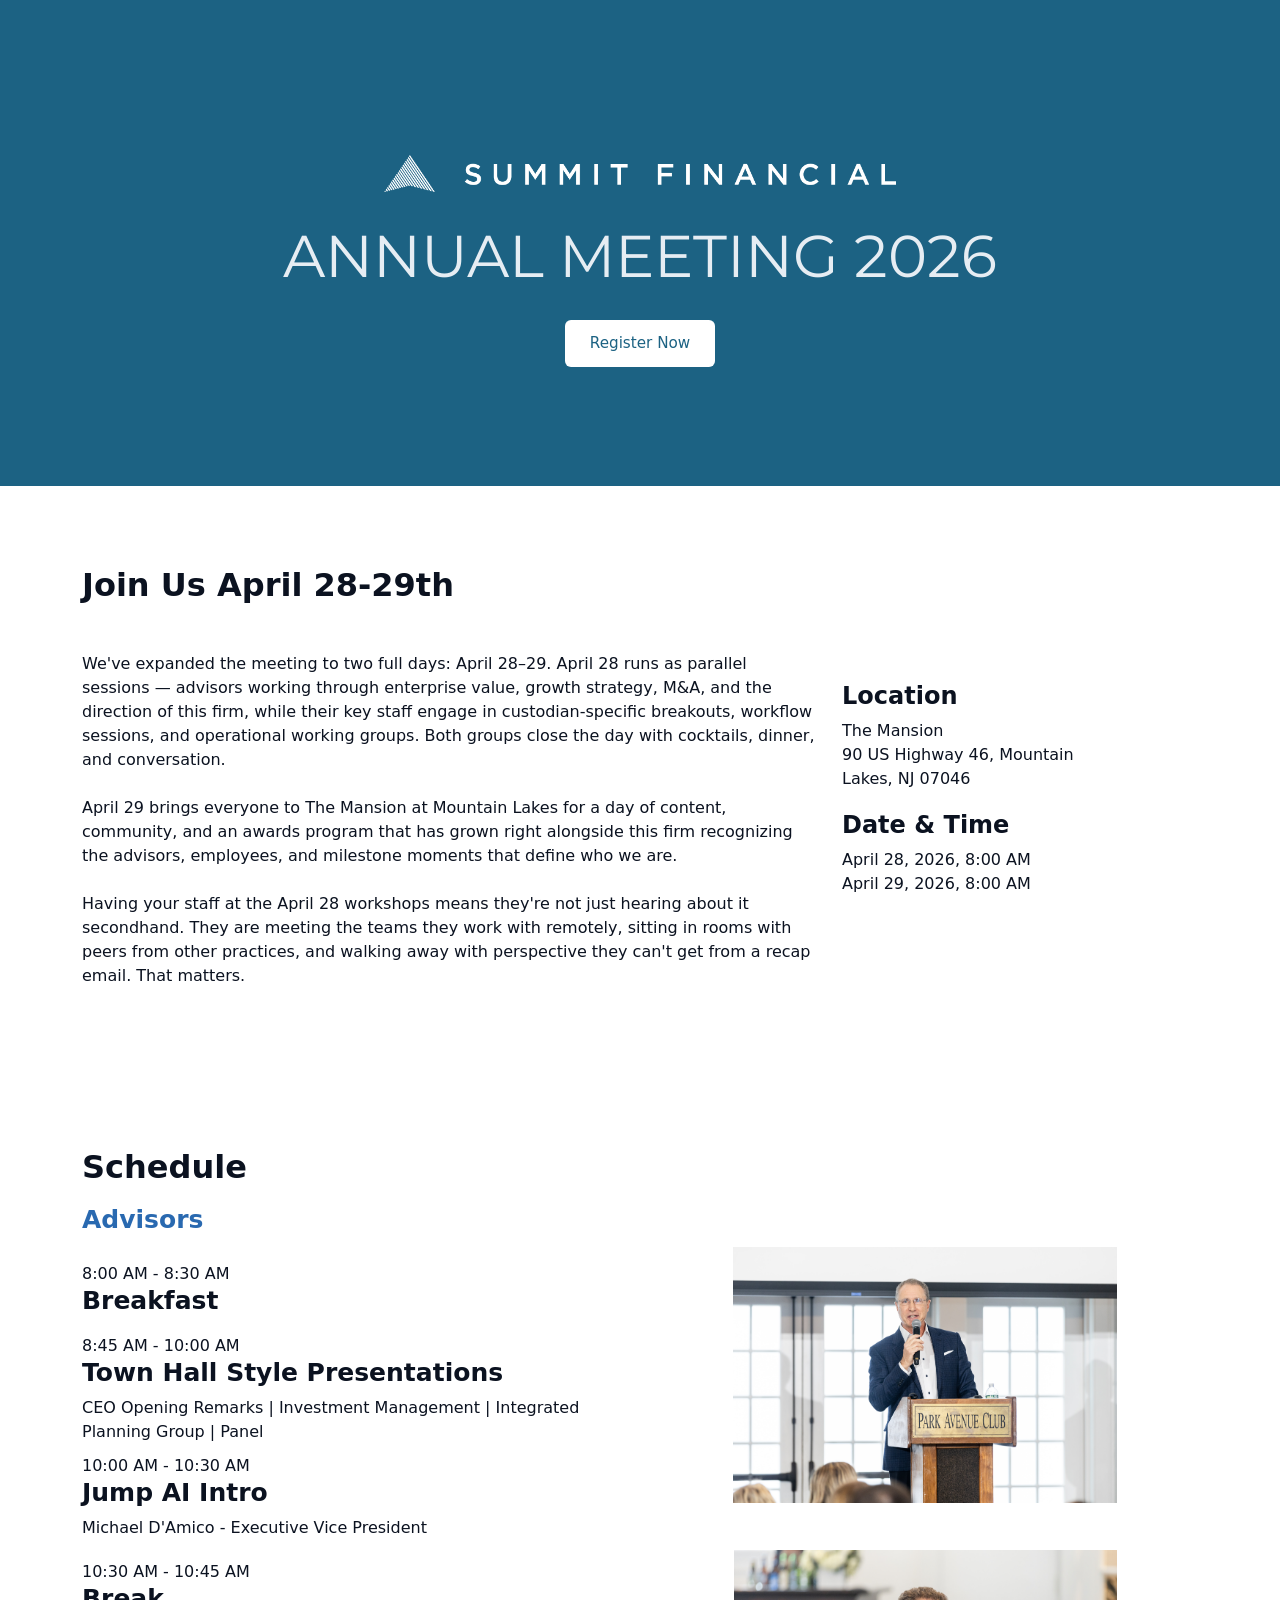
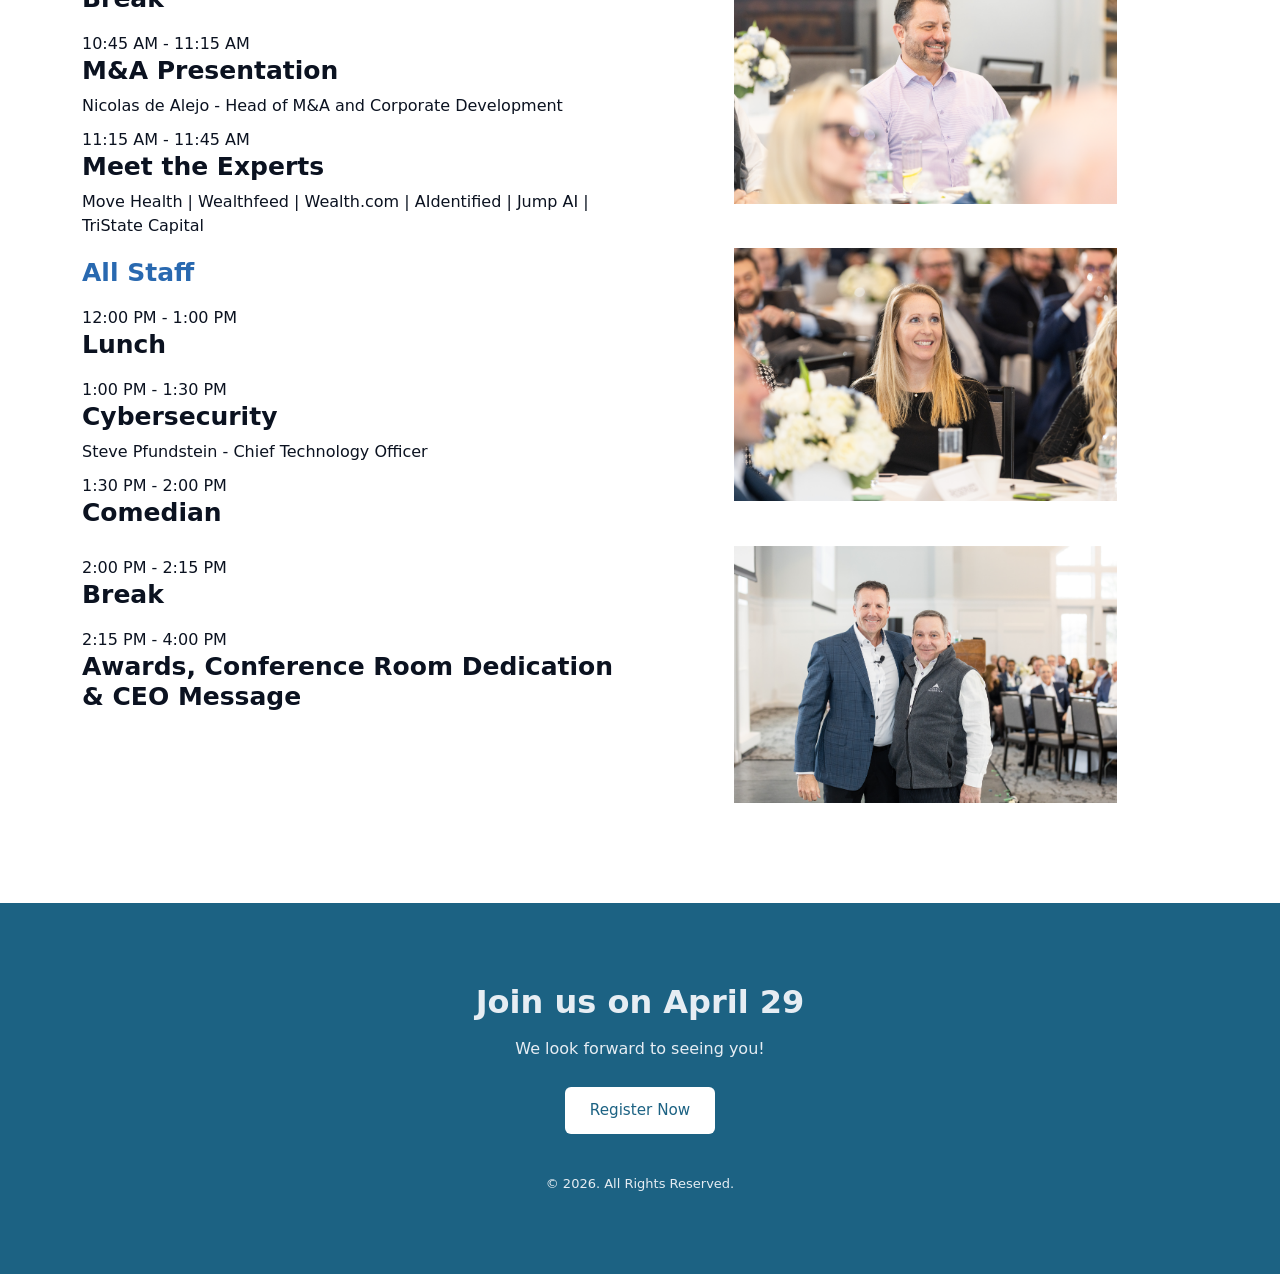
<file: index.html>
<!doctype html>
<html lang="en">
  <head>
    <meta charset="utf-8" />
    <meta name="viewport" content="width=device-width, initial-scale=1" />
    <title>Summit Annual 2026 | 4/29/26</title>
    <link rel="icon" href="https://summitfinancial.com/wp-content/uploads/2021/06/favicon-150x120.png" sizes="32x32">
    <link rel="icon" href="https://summitfinancial.com/wp-content/uploads/2021/06/favicon.png" sizes="192x192">
    <link rel="apple-touch-icon" href="https://summitfinancial.com/wp-content/uploads/2021/06/favicon.png">

    <link
      href="https://cdn.jsdelivr.net/npm/bootstrap@5.3.3/dist/css/bootstrap.min.css"
      rel="stylesheet"
      integrity="sha384-QWTKZyjpPEjISv5WaRU9OFeRpok6YctnYmDr5pNlyT2bRjXh0JMhjY6hW+ALEwIH"
      crossorigin="anonymous"
    />

    <link rel="preconnect" href="https://fonts.googleapis.com" />
    <link rel="preconnect" href="https://fonts.gstatic.com" crossorigin />
    <link
      href="https://fonts.googleapis.com/css2?family=Montserrat:wght@600;700&display=swap"
      rel="stylesheet"
    />

    <link rel="stylesheet" href="css/styles.css" />
  </head>

  <body>
    <!-- SECTION 1 -->
    <section id="home" class="sf-section sf-section-accent">
      <div class="container">
        <div class="sf-hero-stack">
          <img class="sf-logo" src="assets/Summit%20Logo.png" alt="Summit logo" />
          <div
            class="text-center"
            style="margin: 0px; font-family: Montserrat; font-size: clamp(28px, 4.6vw, 64px);"
          >
            ANNUAL MEETING 2026
          </div>
          <a class="btn sf-cta-btn px-4" href="https://www.eventcreate.com/e/summitannualevent26/checkout">Register Now</a>
        </div>
      </div>
    </section>

    <!-- SECTION 2: FEATURES -->
    <section id="features" class="sf-section sf-section-light">
      <div class="content-block-content">
        <div class="container">
          <div class="container-inner">
            <div class="row">
              <div class="col col-md-8 col-mobile-margin">
                <div class="ec-editor-block h2" data-elementtype="text"><strong>Join Us April 28-29th</strong></div>

                <div class="ec-editor-block" data-elementtype="spacer" style="height: 10px;"></div>

                <div class="ec-editor-block" data-elementtype="spacer" style="height: 30px;"></div>

                <div class="ec-editor-block p" data-elementtype="text">
                  We've expanded the meeting to two full days: April 28–29. April 28 runs as parallel sessions — advisors
                  working through enterprise value, growth strategy, M&amp;A, and the direction of this firm, while their
                  key staff engage in custodian-specific breakouts, workflow sessions, and operational working groups. Both
                  groups close the day with cocktails, dinner, and conversation. <br /><br />April 29 brings everyone to
                  The Mansion at Mountain Lakes for a day of content, community, and an awards program that has grown right
                  alongside this firm recognizing the advisors, employees, and milestone moments that define who we are.<br />
                  <br />Having your staff at the April 28 workshops means they're not just hearing about it secondhand. They
                  are meeting the teams they work with remotely, sitting in rooms with peers from other practices, and
                  walking away with perspective they can't get from a recap email. That matters.
                </div>
              </div>

              <div class="col col-md-3 col-md-offset-1 col-mobile-margin">
                <div class="ec-editor-block" data-elementtype="spacer" style="height: 116px;"></div>

                <div class="ec-editor-block h4" data-elementtype="text"><strong>Location</strong></div>

                <div class="ec-editor-block p" data-elementtype="text">
                  The Mansion<br />
                  90 US Highway 46, Mountain Lakes, NJ 07046
                </div>

                <div class="ec-editor-block" data-elementtype="spacer" style="height: 20px;"></div>

                <div class="ec-editor-block h4" data-elementtype="text"><strong>Date &amp; Time</strong></div>

                <div class="ec-editor-block p" data-elementtype="text">
                  April 28, 2026, 8:00 AM<br />April 29, 2026, 8:00 AM
                </div>
              </div>
            </div>
          </div>
        </div>
      </div>
    </section>

    <!-- SECTION 3: ABOUT -->
    <section id="about" class="sf-section sf-section-light">
      <div class="content-block-content text-center">
        <div class="container">
          <div class="container-inner">
            <div class="ec-repeatable">
              <div class="row">
                <div class="col col-md-6">
                  <div class="ec-editor-block h2" data-elementtype="text">
                    <div style="text-align: left;"><strong>Schedule</strong></div>
                  </div>
                  <div class="ec-editor-block" data-elementtype="spacer" style="height: 10px;"></div>
                  <div class="ec-editor-block h2" data-elementtype="text" style="font-size: 25px;">
                    <div style="text-align: left;"><span style="color: rgb(41, 105, 176);"><strong>Advisors</strong></span></div>
                  </div>
                  <div class="ec-editor-block" data-elementtype="spacer" style="height: 19px;"></div>
                  <div class="ec-editor-block p" data-elementtype="text"><div style="text-align: left;">8:00 AM - 8:30 AM</div></div>
                  <div class="ec-editor-block h2" data-elementtype="text" style="font-size: 25px;">
                    <div style="text-align: left;"><strong>Breakfast</strong></div>
                  </div>
                  <div class="ec-editor-block" data-elementtype="spacer" style="height: 10px;"></div>
                  <div class="ec-editor-block p" data-elementtype="text"><div style="text-align: left;">8:45 AM - 10:00 AM</div></div>
                  <div class="ec-editor-block h2" data-elementtype="text" style="font-size: 25px;">
                    <div style="text-align: left;"><strong>Town Hall Style Presentations</strong></div>
                  </div>
                  <div class="ec-editor-block p" data-elementtype="text">
                    <div style="text-align: left;">CEO Opening Remarks | Investment Management | Integrated Planning Group | Panel</div>
                  </div>
                  <div class="ec-editor-block" data-elementtype="spacer" style="height: 10px;"></div>
                  <div class="ec-editor-block p" data-elementtype="text"><div style="text-align: left;">10:00 AM - 10:30 AM</div></div>
                  <div class="ec-editor-block h2" data-elementtype="text" style="font-size: 25px;">
                    <div style="text-align: left;"><strong>Jump AI Intro</strong></div>
                  </div>
                  <div class="ec-editor-block p" data-elementtype="text">
                    <div style="text-align: left;">Michael D'Amico - Executive Vice President</div>
                  </div>
                </div>
                <div class="col col-md-6">
                  <div class="ec-editor-block" data-elementtype="spacer" style="height: 99px;"></div>
                  <div class="ec-editor-block" data-elementtype="image">
                    <img
                      class=""
                      src="assets/1.png"
                      style="width: 384px;"
                    />
                  </div>
                </div>
              </div>
              <div class="row">
                <div class="col col-md-12">
                  <div class="ec-editor-block" data-elementtype="spacer" style="height: 10px;"></div>
                </div>
              </div>
            </div>

            <div class="ec-repeatable">
              <div class="row">
                <div class="col col-md-6">
                  <div class="ec-editor-block" data-elementtype="spacer" style="height: 10px;"></div>
                  <div class="ec-editor-block p" data-elementtype="text"><div style="text-align: left;">10:30 AM - 10:45 AM</div></div>
                  <div class="ec-editor-block h2" data-elementtype="text" style="font-size: 25px;">
                    <div style="text-align: left;"><strong>Break</strong></div>
                  </div>
                  <div class="ec-editor-block" data-elementtype="spacer" style="height: 10px;"></div>
                  <div class="ec-editor-block p" data-elementtype="text"><div style="text-align: left;">10:45 AM - 11:15 AM</div></div>
                  <div class="ec-editor-block h2" data-elementtype="text" style="font-size: 25px;">
                    <div style="text-align: left;"><strong>M&amp;A Presentation</strong></div>
                  </div>
                  <div class="ec-editor-block p" data-elementtype="text">
                    <div style="text-align: left;">Nicolas de Alejo - Head of M&amp;A and Corporate Development</div>
                  </div>
                  <div class="ec-editor-block" data-elementtype="spacer" style="height: 10px;"></div>
                  <div class="ec-editor-block p" data-elementtype="text"><div style="text-align: left;">11:15 AM - 11:45 AM</div></div>
                  <div class="ec-editor-block h2" data-elementtype="text" style="font-size: 25px;">
                    <div style="text-align: left;"><strong>Meet the Experts</strong></div>
                  </div>
                  <div class="ec-editor-block p" data-elementtype="text">
                    <div style="text-align: left;">Move Health | Wealthfeed | Wealth.com | AIdentified | Jump AI | TriState Capital</div>
                  </div>
                </div>
                <div class="col col-md-6">
                  <div class="ec-editor-block" data-elementtype="image">
                    <img
                      class=""
                      src="assets/2.png"
                      style="width: 383px;"
                    />
                  </div>
                </div>
              </div>
              <div class="row">
                <div class="col col-md-12">
                  <div class="ec-editor-block" data-elementtype="spacer" style="height: 10px;"></div>
                </div>
              </div>
            </div>

            <div class="ec-repeatable">
              <div class="row">
                <div class="col col-md-6">
                  <div class="ec-editor-block" data-elementtype="spacer" style="height: 10px;"></div>
                  <div class="ec-editor-block h2" data-elementtype="text" style="font-size: 25px;">
                    <div style="text-align: left;"><strong><span style="color: rgb(41, 105, 176);">All Staff</span></strong></div>
                  </div>
                  <div class="ec-editor-block" data-elementtype="spacer" style="height: 10px;"></div>
                  <div class="ec-editor-block p" data-elementtype="text"><div style="text-align: left;">12:00 PM - 1:00 PM</div></div>
                  <div class="ec-editor-block h2" data-elementtype="text" style="font-size: 25px;">
                    <div style="text-align: left;"><strong>Lunch</strong></div>
                  </div>
                  <div class="ec-editor-block" data-elementtype="spacer" style="height: 10px;"></div>
                  <div class="ec-editor-block p" data-elementtype="text"><div style="text-align: left;">1:00 PM - 1:30 PM</div></div>
                  <div class="ec-editor-block h2" data-elementtype="text" style="font-size: 25px;">
                    <div style="text-align: left;"><strong>Cybersecurity</strong></div>
                  </div>
                  <div class="ec-editor-block p" data-elementtype="text">
                    <div style="text-align: left;">Steve Pfundstein - Chief Technology Officer</div>
                  </div>
                  <div class="ec-editor-block" data-elementtype="spacer" style="height: 10px;"></div>
                  <div class="ec-editor-block p" data-elementtype="text"><div style="text-align: left;">1:30 PM - 2:00 PM</div></div>
                  <div class="ec-editor-block h2" data-elementtype="text" style="font-size: 25px;">
                    <div style="text-align: left;"><strong>Comedian</strong></div>
                  </div>
                </div>
                <div class="col col-md-6">
                  <div class="ec-editor-block" data-elementtype="image">
                    <img
                      class=""
                      src="assets/3.png"
                      style="width: 383px;"
                    />
                  </div>
                </div>
              </div>
              <div class="row">
                <div class="col col-md-12">
                  <div class="ec-editor-block" data-elementtype="spacer" style="height: 10px;"></div>
                </div>
              </div>
            </div>

            <div class="ec-repeatable">
              <div class="row">
                <div class="col col-md-6">
                  <div class="ec-editor-block" data-elementtype="spacer" style="height: 10px;"></div>
                  <div class="ec-editor-block p" data-elementtype="text"><div style="text-align: left;">2:00 PM - 2:15 PM</div></div>
                  <div class="ec-editor-block h2" data-elementtype="text" style="font-size: 25px;">
                    <div style="text-align: left;"><strong>Break</strong></div>
                  </div>
                  <div class="ec-editor-block" data-elementtype="spacer" style="height: 10px;"></div>
                  <div class="ec-editor-block p" data-elementtype="text"><div style="text-align: left;">2:15 PM - 4:00 PM</div></div>
                  <div class="ec-editor-block h2" data-elementtype="text" style="font-size: 25px;">
                    <div style="text-align: left;"><strong>Awards, Conference Room Dedication &amp; CEO Message</strong></div>
                  </div>
                  <div class="ec-editor-block" data-elementtype="spacer" style="height: 10px;"></div>
                </div>
                <div class="col col-md-6">
                  <div class="ec-editor-block" data-elementtype="image">
                    <img
                      class=""
                      src="assets/4.png"
                      style="width: 383px;"
                    />
                  </div>
                </div>
              </div>
              <div class="row">
                <div class="col col-md-12">
                  <div class="ec-editor-block" data-elementtype="spacer" style="height: 20px;"></div>
                </div>
              </div>
            </div>
          </div>
        </div>
      </div>
    </section>

    <!-- SECTION 4 -->
    <section id="contact" class="sf-section sf-section-accent">
      <div class="content-block-content text-center">
        <div class="container">
          <div class="container-inner">
            <div class="row">
              <div class="col col-md-8 col-md-offset-2 mx-auto">
                <div class="ec-editor-block h2" data-elementtype="text" style="margin: 0;">
                  <strong> Join us on April 29 </strong>
                </div>

                <div class="ec-editor-block" data-elementtype="spacer" style="height: 16px;"></div>

                <div class="ec-editor-block p" data-elementtype="text">We look forward to seeing you!</div>

                <div class="ec-editor-block" data-elementtype="spacer" style="height: 26px;"></div>

                <div class="ec-editor-block" data-elementtype="button">
                  <a
                    rel="nofollow ugc"
                    href="https://www.eventcreate.com/e/summitannualevent26/checkout"
                    class="btn sf-cta-btn px-4 links-to-registration"
                    >Register Now</a
                  >
                </div>

                <div class="ec-editor-block" data-elementtype="spacer" style="height: 40px;"></div>

                <div class="ec-editor-block p" data-elementtype="text" style="font-size: 13px;">© 2026. All Rights Reserved.</div>
              </div>
            </div>
          </div>
        </div>
      </div>
    </section>

    <script
      src="https://cdn.jsdelivr.net/npm/bootstrap@5.3.3/dist/js/bootstrap.bundle.min.js"
      integrity="sha384-YvpcrYf0tY3lHB60NNkmXc5s9fDVZLESaAA55NDzOxhy9GkcIdslK1eN7N6jIeHz"
      crossorigin="anonymous"
    ></script>
    <script src="js/app.js"></script>
  </body>
</html>
</file>
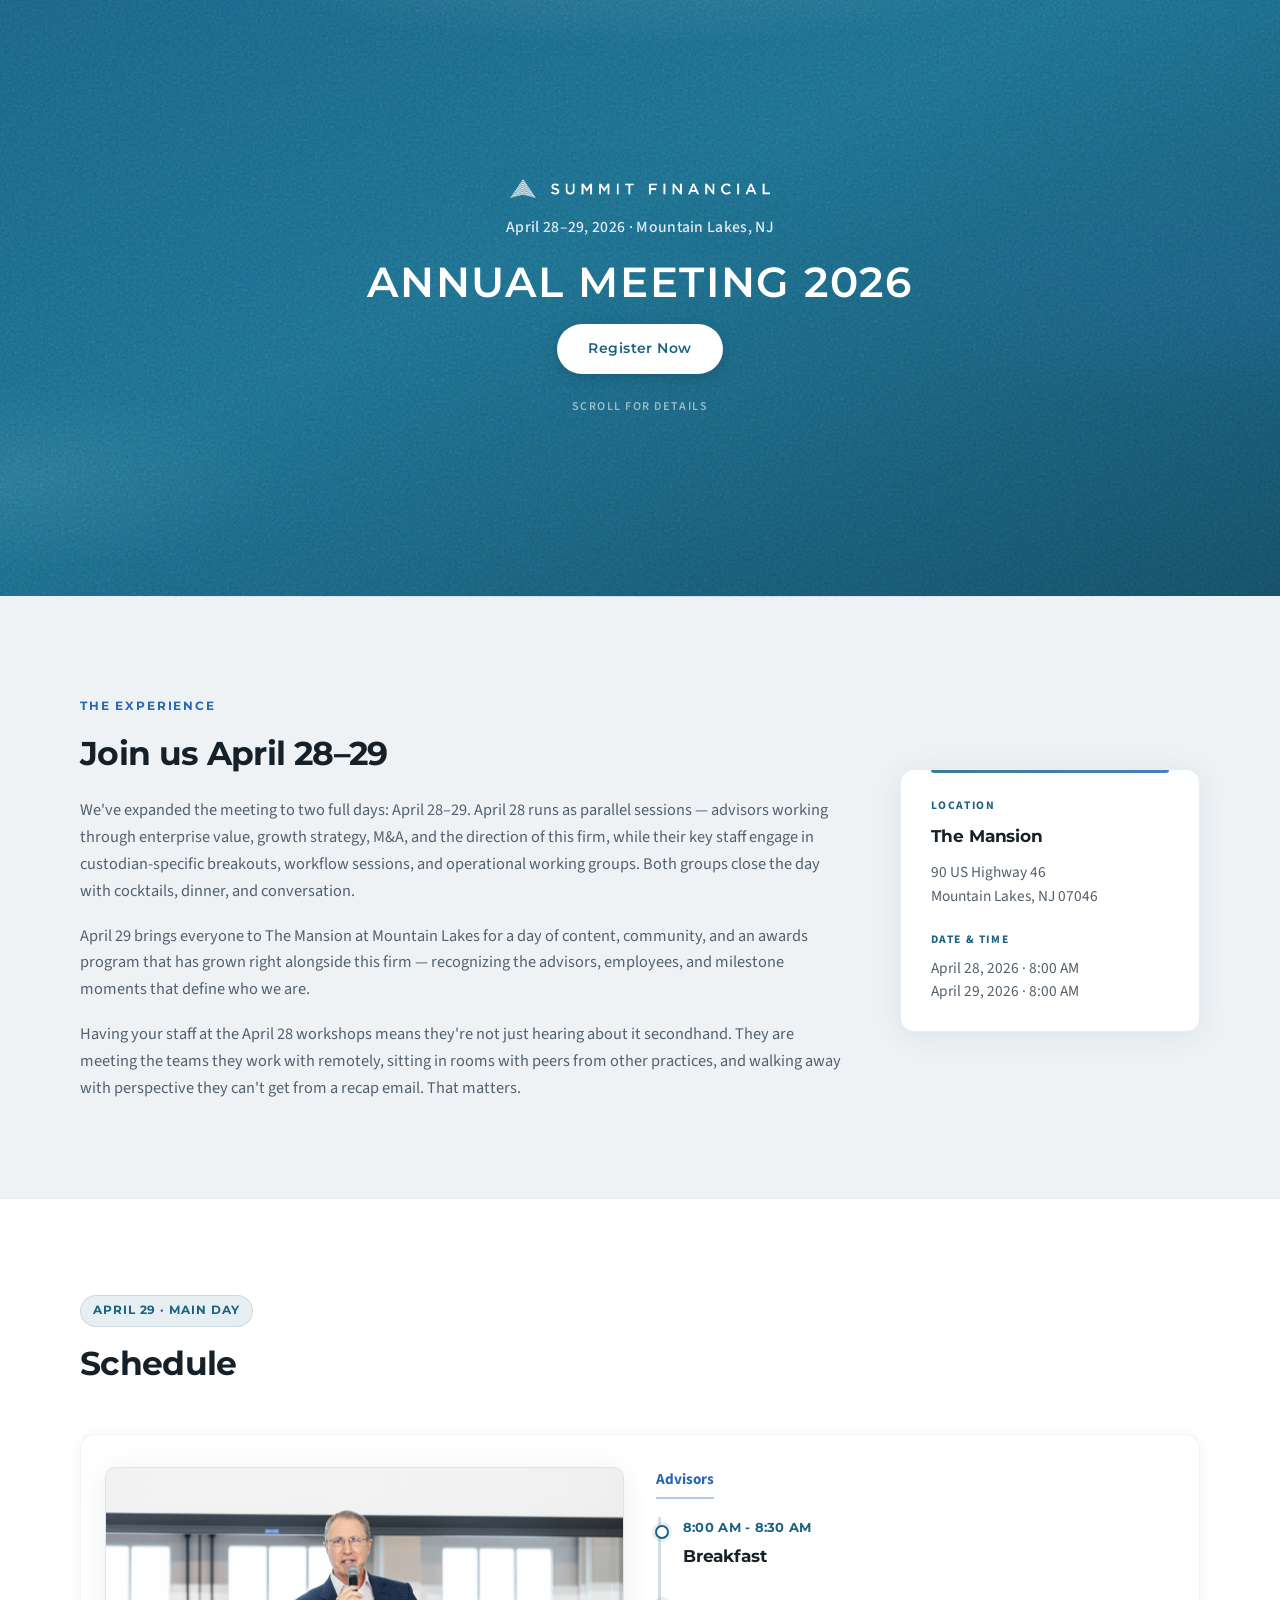
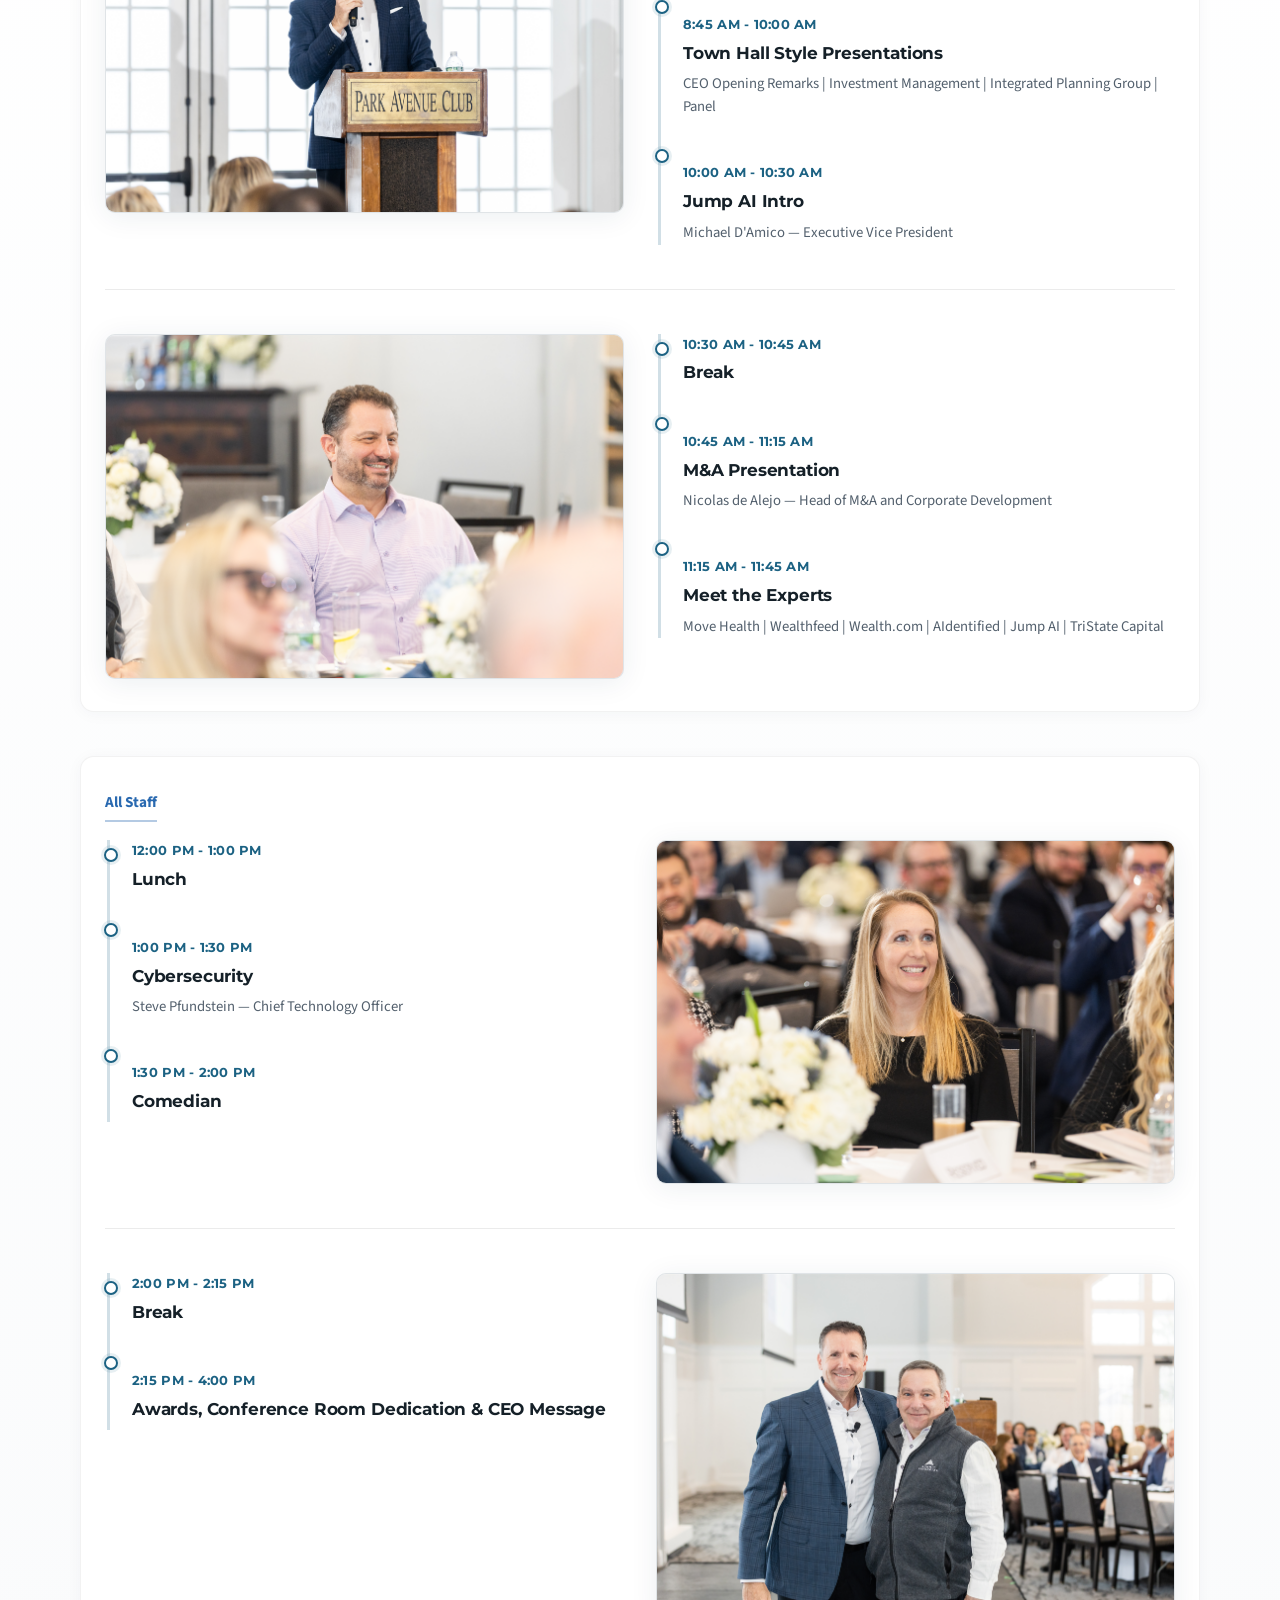
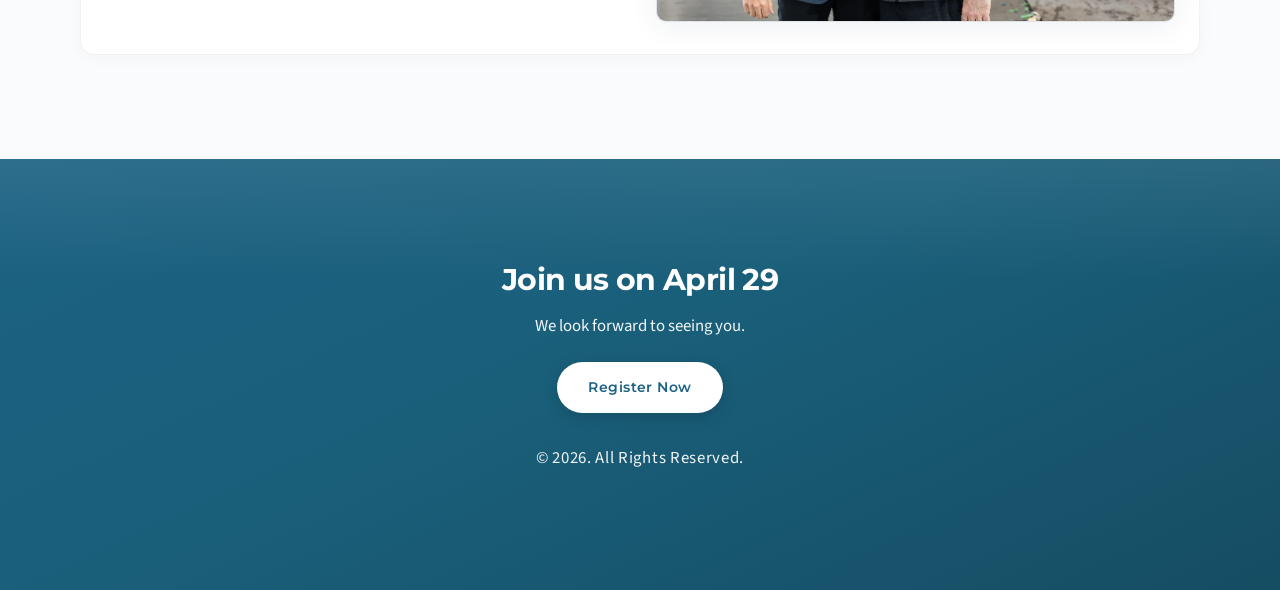
<file: alt.html>
<!doctype html>
<html lang="en">
  <head>
    <meta charset="utf-8" />
    <meta name="viewport" content="width=device-width, initial-scale=1" />
    <title>Summit Annual Meeting 2026</title>
    <link rel="icon" href="https://summitfinancial.com/wp-content/uploads/2021/06/favicon-150x120.png" sizes="32x32" />
    <link rel="icon" href="https://summitfinancial.com/wp-content/uploads/2021/06/favicon.png" sizes="192x192" />
    <link rel="apple-touch-icon" href="https://summitfinancial.com/wp-content/uploads/2021/06/favicon.png" />

    <link rel="preconnect" href="https://fonts.googleapis.com" />
    <link rel="preconnect" href="https://fonts.gstatic.com" crossorigin />
    <link
      href="https://fonts.googleapis.com/css2?family=Montserrat:wght@500;600;700&family=Source+Sans+3:wght@400;500;600&display=swap"
      rel="stylesheet"
    />
    <link rel="stylesheet" href="css/alt.css" />
  </head>
  <body>
    <a class="alt-skip" href="#event">Skip to content</a>

    <header class="alt-hero" id="home">
      <div class="alt-container">
        <div class="alt-hero__inner">
          <img class="alt-hero__logo" src="assets/Summit%20Logo.png" alt="Summit Financial" />
          <p class="alt-hero__sub">April 28–29, 2026 · Mountain Lakes, NJ</p>
          <h1 class="alt-hero__title">Annual Meeting 2026</h1>
          <a
            class="alt-btn"
            href="https://www.eventcreate.com/e/summitannualevent26/checkout"
            rel="nofollow ugc"
            >Register Now</a
          >
          <p class="alt-hero__hint" aria-hidden="true">Scroll for details</p>
        </div>
      </div>
    </header>

    <main>
      <section class="alt-event" id="event">
        <div class="alt-container">
          <div class="alt-event__grid">
            <div class="alt-event__main">
              <p class="alt-eyebrow">The experience</p>
              <h2 class="alt-event__title">Join us April 28–29</h2>
              <div class="alt-event__body">
                <p>
                  We've expanded the meeting to two full days: April 28–29. April 28 runs as parallel sessions —
                  advisors working through enterprise value, growth strategy, M&amp;A, and the direction of this firm,
                  while their key staff engage in custodian-specific breakouts, workflow sessions, and operational
                  working groups. Both groups close the day with cocktails, dinner, and conversation.
                </p>
                <p>
                  April 29 brings everyone to The Mansion at Mountain Lakes for a day of content, community, and an
                  awards program that has grown right alongside this firm — recognizing the advisors, employees, and
                  milestone moments that define who we are.
                </p>
                <p>
                  Having your staff at the April 28 workshops means they're not just hearing about it secondhand. They
                  are meeting the teams they work with remotely, sitting in rooms with peers from other practices, and
                  walking away with perspective they can't get from a recap email. That matters.
                </p>
              </div>
            </div>
            <aside class="alt-card" aria-label="Event details">
              <p class="alt-card__title">Location</p>
              <h3>The Mansion</h3>
              <p class="alt-card__text">90 US Highway 46<br />Mountain Lakes, NJ 07046</p>
              <p class="alt-card__title">Date &amp; time</p>
              <p class="alt-card__text">April 28, 2026 · 8:00 AM<br />April 29, 2026 · 8:00 AM</p>
            </aside>
          </div>
        </div>
      </section>

      <section class="alt-schedule" id="schedule" aria-labelledby="schedule-heading">
        <div class="alt-container">
          <header class="alt-schedule__head">
            <div>
              <span class="alt-badge">April 29 · Main day</span>
              <h2 id="schedule-heading">Schedule</h2>
            </div>
          </header>

          <div class="alt-schedule-group">
            <article class="alt-schedule-block">
              <div class="alt-schedule-block__grid">
                <figure class="alt-schedule__figure">
                  <img src="assets/1.png" alt="Schedule — morning sessions overview" loading="lazy" />
                </figure>
                <div class="alt-schedule-block__stack">
                  <p class="alt-schedule-block__label">Advisors</p>
                  <div class="alt-timeline">
                    <div class="alt-item">
                      <div class="alt-item__time">8:00 AM - 8:30 AM</div>
                      <h3 class="alt-item__title">Breakfast</h3>
                    </div>
                    <div class="alt-item">
                      <div class="alt-item__time">8:45 AM - 10:00 AM</div>
                      <h3 class="alt-item__title">Town Hall Style Presentations</h3>
                      <p class="alt-item__meta">
                        CEO Opening Remarks | Investment Management | Integrated Planning Group | Panel
                      </p>
                    </div>
                    <div class="alt-item">
                      <div class="alt-item__time">10:00 AM - 10:30 AM</div>
                      <h3 class="alt-item__title">Jump AI Intro</h3>
                      <p class="alt-item__meta">Michael D'Amico — Executive Vice President</p>
                    </div>
                  </div>
                </div>
              </div>
            </article>

            <article class="alt-schedule-block alt-schedule-block--reverse">
              <div class="alt-schedule-block__grid">
                <div class="alt-timeline">
                  <div class="alt-item">
                    <div class="alt-item__time">10:30 AM - 10:45 AM</div>
                    <h3 class="alt-item__title">Break</h3>
                  </div>
                  <div class="alt-item">
                    <div class="alt-item__time">10:45 AM - 11:15 AM</div>
                    <h3 class="alt-item__title">M&amp;A Presentation</h3>
                    <p class="alt-item__meta">Nicolas de Alejo — Head of M&amp;A and Corporate Development</p>
                  </div>
                  <div class="alt-item">
                    <div class="alt-item__time">11:15 AM - 11:45 AM</div>
                    <h3 class="alt-item__title">Meet the Experts</h3>
                    <p class="alt-item__meta">
                      Move Health | Wealthfeed | Wealth.com | AIdentified | Jump AI | TriState Capital
                    </p>
                  </div>
                </div>
                <figure class="alt-schedule__figure">
                  <img src="assets/2.png" alt="Schedule — mid-morning sessions" loading="lazy" />
                </figure>
              </div>
            </article>
          </div>

          <div class="alt-schedule-group">
            <article class="alt-schedule-block">
              <p class="alt-schedule-block__label">All Staff</p>
              <div class="alt-schedule-block__grid">
                <div class="alt-timeline">
                  <div class="alt-item">
                    <div class="alt-item__time">12:00 PM - 1:00 PM</div>
                    <h3 class="alt-item__title">Lunch</h3>
                  </div>
                  <div class="alt-item">
                    <div class="alt-item__time">1:00 PM - 1:30 PM</div>
                    <h3 class="alt-item__title">Cybersecurity</h3>
                    <p class="alt-item__meta">Steve Pfundstein — Chief Technology Officer</p>
                  </div>
                  <div class="alt-item">
                    <div class="alt-item__time">1:30 PM - 2:00 PM</div>
                    <h3 class="alt-item__title">Comedian</h3>
                  </div>
                </div>
                <figure class="alt-schedule__figure">
                  <img src="assets/3.png" alt="Schedule — lunch and afternoon" loading="lazy" />
                </figure>
              </div>
            </article>

            <article class="alt-schedule-block">
              <div class="alt-schedule-block__grid">
                <div class="alt-timeline">
                  <div class="alt-item">
                    <div class="alt-item__time">2:00 PM - 2:15 PM</div>
                    <h3 class="alt-item__title">Break</h3>
                  </div>
                  <div class="alt-item">
                    <div class="alt-item__time">2:15 PM - 4:00 PM</div>
                    <h3 class="alt-item__title">Awards, Conference Room Dedication &amp; CEO Message</h3>
                  </div>
                </div>
                <figure class="alt-schedule__figure">
                  <img src="assets/4.png" alt="Schedule — closing session" loading="lazy" />
                </figure>
              </div>
            </article>
          </div>
        </div>
      </section>
    </main>

    <footer class="alt-footer" id="register">
      <div class="alt-container">
        <h2>Join us on April 29</h2>
        <p>We look forward to seeing you.</p>
        <a
          class="alt-btn"
          href="https://www.eventcreate.com/e/summitannualevent26/checkout"
          rel="nofollow ugc"
          >Register Now</a
        >
        <p class="alt-footer__legal">© 2026. All Rights Reserved.</p>
      </div>
    </footer>

    <script src="js/alt.js"></script>
  </body>
</html>
</file>
<file: css/styles.css>
:root {
  --sf-section-pad: 5rem;
}

html {
  scroll-behavior: smooth;
}

body {
  background-color: #0b1220;
  color: #e6edf3;
}

.sf-nav {
  backdrop-filter: blur(10px);
  background: rgba(11, 18, 32, 0.72);
  border-bottom: 1px solid rgba(255, 255, 255, 0.08);
}

.sf-section {
  padding: var(--sf-section-pad) 0;
}

.sf-section-accent {
  background-color: rgb(28, 98, 131);
}

.sf-cta-btn {
  background-color: #ffffff;
  border: 1px solid rgba(255, 255, 255, 0.85);
  color: rgb(28, 98, 131);
  font-size: clamp(0.85rem, 1.2vw, 0.95rem);
  padding-top: clamp(0.55rem, 1vw, 0.7rem);
  padding-bottom: clamp(0.55rem, 1vw, 0.7rem);
}

.sf-cta-btn:hover,
.sf-cta-btn:focus {
  background-color: rgba(255, 255, 255, 0.92);
  border-color: rgba(255, 255, 255, 1);
  color: rgb(28, 98, 131);
}

#home.sf-section {
  padding: 0;
  padding-top: 4vh;
}

.sf-hero-stack {
  min-height: 50vh;
  width: 70vw;
  margin-left: auto;
  margin-right: auto;
  display: flex;
  flex-direction: column;
  justify-content: center;
  align-items: center;
  gap: 1.25rem;
}

.sf-logo {
  width: 40vw;
  max-width: 40vw;
  height: auto;
  object-fit: contain;
}

.sf-section-light {
  background-color: #ffffff;
  color: #0b1220;
}

.sf-section-light .sf-muted {
  color: rgba(11, 18, 32, 0.7);
}

.sf-section-light .sf-card {
  background: rgba(11, 18, 32, 0.04);
  border: 1px solid rgba(11, 18, 32, 0.12);
}

.sf-card {
  background: rgba(255, 255, 255, 0.06);
  border: 1px solid rgba(255, 255, 255, 0.1);
  border-radius: 1rem;
}

.sf-muted {
  color: rgba(230, 237, 243, 0.75);
}

.sf-badge {
  background: rgba(13, 110, 253, 0.18);
  border: 1px solid rgba(13, 110, 253, 0.35);
  color: #cfe2ff;
}

.sf-footer {
  border-top: 1px solid rgba(255, 255, 255, 0.08);
}
</file>
<file: css/alt.css>
/* alt.html — refined modern layout */
:root {
  --alt-blue: rgb(28, 98, 131);
  --alt-accent: rgb(41, 105, 176);
  --alt-blue-dark: #154d63;
  --alt-bg: #eef2f5;
  --alt-surface: #ffffff;
  --alt-text: #152028;
  --alt-text-muted: #53606d;
  --alt-radius: 14px;
  --alt-radius-sm: 10px;
  --alt-shadow: 0 4px 28px rgba(15, 45, 72, 0.08);
  --alt-shadow-hover: 0 12px 40px rgba(15, 45, 72, 0.12);
  --alt-section-y: clamp(3.25rem, 9vw, 6rem);
  --alt-font-display: "Montserrat", system-ui, sans-serif;
  --alt-font-body: "Source Sans 3", system-ui, -apple-system, "Segoe UI", Roboto, sans-serif;
  --alt-ease: cubic-bezier(0.22, 1, 0.36, 1);
}

html {
  scroll-behavior: smooth;
}

@media (prefers-reduced-motion: reduce) {
  html {
    scroll-behavior: auto;
  }
  *,
  *::before,
  *::after {
    animation-duration: 0.01ms !important;
    animation-iteration-count: 1 !important;
    transition-duration: 0.01ms !important;
  }
}

body {
  margin: 0;
  font-family: var(--alt-font-body);
  font-size: 1.05rem;
  color: var(--alt-text);
  background: var(--alt-bg);
  line-height: 1.65;
  -webkit-font-smoothing: antialiased;
}

.alt-skip {
  position: absolute;
  top: 0.75rem;
  left: 0.75rem;
  z-index: 100;
  padding: 0.5rem 1rem;
  background: #fff;
  color: var(--alt-blue);
  font-weight: 700;
  font-size: 0.9rem;
  text-decoration: none;
  border-radius: 999px;
  box-shadow: var(--alt-shadow);
  transform: translateY(-200%);
  transition: transform 0.2s var(--alt-ease);
}

.alt-skip:focus {
  transform: translateY(0);
  outline: 3px solid var(--alt-accent);
  outline-offset: 2px;
}

h1,
h2,
h3,
h4,
.alt-eyebrow {
  font-family: var(--alt-font-display);
}

.alt-container {
  width: min(1120px, 92vw);
  margin-left: auto;
  margin-right: auto;
}

/* Hero */
.alt-hero {
  position: relative;
  overflow: hidden;
  background: linear-gradient(155deg, var(--alt-blue) 0%, #1f6d8c 42%, var(--alt-blue-dark) 100%);
  color: #fff;
  min-height: 52vh;
  display: flex;
  align-items: center;
  justify-content: center;
  padding: clamp(2rem, 6vw, 4rem) 0;
  text-align: center;
}

.alt-hero::before {
  content: "";
  position: absolute;
  inset: 0;
  background:
    radial-gradient(ellipse 80% 50% at 50% -20%, rgba(255, 255, 255, 0.18), transparent 55%),
    radial-gradient(ellipse 60% 40% at 100% 50%, rgba(41, 105, 176, 0.2), transparent 50%),
    radial-gradient(ellipse 50% 35% at 0% 80%, rgba(255, 255, 255, 0.06), transparent 45%);
  pointer-events: none;
}

.alt-hero::after {
  content: "";
  position: absolute;
  inset: 0;
  opacity: 0.35;
  background-image: url("data:image/svg+xml,%3Csvg viewBox='0 0 256 256' xmlns='http://www.w3.org/2000/svg'%3E%3Cfilter id='n'%3E%3CfeTurbulence type='fractalNoise' baseFrequency='0.9' numOctaves='4' stitchTiles='stitch'/%3E%3C/filter%3E%3Crect width='100%25' height='100%25' filter='url(%23n)'/%3E%3C/svg%3E");
  mix-blend-mode: overlay;
  pointer-events: none;
}

.alt-hero__inner {
  position: relative;
  z-index: 1;
  display: flex;
  flex-direction: column;
  align-items: center;
  gap: clamp(0.65rem, 2vw, 1.1rem);
  width: min(72vw, 680px);
  margin: 0 auto;
}

@media (prefers-reduced-motion: no-preference) {
  .alt-hero__inner {
    animation: alt-fade-up 0.85s var(--alt-ease) both;
  }
}

@keyframes alt-fade-up {
  from {
    opacity: 0;
    transform: translateY(16px);
  }
  to {
    opacity: 1;
    transform: translateY(0);
  }
}

.alt-hero__logo {
  width: min(38vw, 260px);
  max-width: 100%;
  height: auto;
  object-fit: contain;
  filter: drop-shadow(0 12px 32px rgba(0, 0, 0, 0.22));
}

.alt-hero__title {
  margin: 0;
  font-weight: 600;
  font-size: clamp(1.65rem, 4.2vw, 2.65rem);
  letter-spacing: 0.04em;
  text-transform: uppercase;
  line-height: 1.12;
}

.alt-hero__sub {
  margin: 0;
  font-family: var(--alt-font-body);
  font-size: 0.98rem;
  font-weight: 500;
  letter-spacing: 0.02em;
  opacity: 0.92;
  color: rgba(255, 255, 255, 0.95);
}

.alt-btn {
  display: inline-flex;
  align-items: center;
  justify-content: center;
  gap: 0.35rem;
  padding: 0.72rem 1.85rem;
  font-family: var(--alt-font-display);
  font-size: clamp(0.82rem, 1.1vw, 0.92rem);
  font-weight: 600;
  letter-spacing: 0.03em;
  border-radius: 999px;
  border: 2px solid rgba(255, 255, 255, 0.4);
  background: #fff;
  color: var(--alt-blue);
  text-decoration: none;
  transition: transform 0.2s var(--alt-ease), box-shadow 0.2s var(--alt-ease), background 0.2s ease;
  box-shadow: 0 4px 16px rgba(0, 0, 0, 0.15);
}

.alt-btn:hover {
  background: rgba(255, 255, 255, 0.98);
  color: var(--alt-blue);
  transform: translateY(-2px);
  box-shadow: 0 10px 28px rgba(0, 0, 0, 0.18);
}

.alt-btn:focus-visible {
  outline: 3px solid #fff;
  outline-offset: 3px;
}

.alt-hero__hint {
  margin: 0.35rem 0 0;
  font-size: 0.75rem;
  font-weight: 600;
  letter-spacing: 0.12em;
  text-transform: uppercase;
  opacity: 0.55;
  animation: alt-pulse 2.5s ease-in-out infinite;
}

@keyframes alt-pulse {
  0%,
  100% {
    opacity: 0.45;
  }
  50% {
    opacity: 0.75;
  }
}

/* Event */
.alt-event {
  padding: var(--alt-section-y) 0;
  position: relative;
}

.alt-event::before {
  content: "";
  position: absolute;
  top: 0;
  left: 0;
  right: 0;
  height: 1px;
  background: linear-gradient(90deg, transparent, rgba(28, 98, 131, 0.15), transparent);
}

.alt-eyebrow {
  display: inline-block;
  margin: 0 0 0.6rem;
  font-size: 0.72rem;
  font-weight: 700;
  letter-spacing: 0.16em;
  text-transform: uppercase;
  color: var(--alt-accent);
}

.alt-event__grid {
  display: grid;
  grid-template-columns: 1fr;
  gap: 2rem;
}

@media (min-width: 768px) {
  .alt-event__grid {
    grid-template-columns: 1fr minmax(260px, 300px);
    gap: 3.25rem;
    align-items: start;
  }

  /* Align card top with main column body copy (below eyebrow + heading) */
  .alt-event__grid .alt-card {
    margin-top: clamp(4.25rem, 6vw, 6.5rem);
  }
}

.alt-event__title {
  font-size: clamp(1.55rem, 2.8vw, 2.05rem);
  font-weight: 700;
  margin: 0 0 1.1rem;
  color: var(--alt-text);
  letter-spacing: -0.02em;
}

.alt-event__body {
  margin: 0;
  color: var(--alt-text-muted);
  font-size: 1.02rem;
}

.alt-event__body p {
  margin: 0 0 1.1rem;
}

.alt-event__body p:last-child {
  margin-bottom: 0;
}

.alt-card {
  position: relative;
  background: var(--alt-surface);
  border-radius: var(--alt-radius);
  padding: 1.65rem 1.85rem;
  box-shadow: var(--alt-shadow);
  border: 1px solid rgba(28, 98, 131, 0.1);
  transition: box-shadow 0.25s var(--alt-ease), transform 0.25s var(--alt-ease);
}

.alt-card::before {
  content: "";
  position: absolute;
  top: 0;
  left: 1.85rem;
  right: 1.85rem;
  height: 3px;
  border-radius: 0 0 3px 3px;
  background: linear-gradient(90deg, var(--alt-blue), var(--alt-accent));
  opacity: 0.85;
}

@media (prefers-reduced-motion: no-preference) {
  .alt-card:hover {
    box-shadow: var(--alt-shadow-hover);
    transform: translateY(-2px);
  }
}

.alt-card__title {
  font-size: 0.72rem;
  text-transform: uppercase;
  letter-spacing: 0.14em;
  color: var(--alt-blue);
  font-weight: 700;
  margin: 0 0 0.45rem;
}

.alt-card h3 {
  font-size: 1.08rem;
  font-weight: 700;
  margin: 0 0 0.65rem;
  letter-spacing: -0.01em;
}

.alt-card__text {
  margin: 0;
  font-size: 0.96rem;
  color: var(--alt-text-muted);
  line-height: 1.55;
}

.alt-card__text + .alt-card__title {
  margin-top: 1.35rem;
}

/* Schedule */
.alt-schedule {
  padding: var(--alt-section-y) 0 calc(var(--alt-section-y) + 0.5rem);
  background: linear-gradient(180deg, var(--alt-surface) 0%, #fafbfc 100%);
  border-top: 1px solid rgba(28, 98, 131, 0.08);
}

.alt-schedule__head {
  margin-bottom: 2.75rem;
}

.alt-schedule__head > div {
  display: flex;
  flex-direction: column;
  align-items: flex-start;
  gap: 0.55rem;
}

.alt-schedule__head h2 {
  margin: 0;
  font-size: clamp(1.55rem, 2.8vw, 2.05rem);
  font-weight: 700;
  letter-spacing: -0.02em;
}

.alt-badge {
  display: inline-flex;
  align-self: flex-start;
  padding: 0.35rem 0.75rem;
  font-family: var(--alt-font-display);
  font-size: 0.72rem;
  font-weight: 700;
  letter-spacing: 0.08em;
  text-transform: uppercase;
  color: var(--alt-blue);
  background: rgba(28, 98, 131, 0.1);
  border-radius: 999px;
  border: 1px solid rgba(28, 98, 131, 0.15);
}

/* Merged schedule: one card outline per pair of rows */
.alt-schedule-group {
  margin-bottom: 2.75rem;
  padding: 2rem 1.5rem;
  background: var(--alt-surface);
  border-radius: var(--alt-radius);
  border: 1px solid rgba(0, 0, 0, 0.05);
  box-shadow: 0 2px 16px rgba(15, 45, 72, 0.04);
}

.alt-schedule-group:last-child {
  margin-bottom: 0;
}

.alt-schedule-group .alt-schedule-block {
  margin: 0;
  padding: 0;
  background: transparent;
  border: none;
  border-radius: 0;
  box-shadow: none;
}

.alt-schedule-group .alt-schedule-block + .alt-schedule-block {
  margin-top: 2.75rem;
  padding-top: 2.75rem;
  border-top: 1px solid rgba(0, 0, 0, 0.08);
}

.alt-schedule-block__label {
  display: inline-block;
  font-size: 0.95rem;
  font-weight: 700;
  color: var(--alt-accent);
  margin: 0 0 1.1rem;
  padding-bottom: 0.35rem;
  border-bottom: 2px solid rgba(41, 105, 176, 0.35);
}

.alt-schedule-block__stack {
  display: flex;
  flex-direction: column;
  align-items: flex-start;
  min-width: 0;
}

.alt-schedule-block__stack .alt-schedule-block__label {
  margin-top: 0;
}

.alt-schedule-block__grid {
  display: grid;
  grid-template-columns: 1fr;
  gap: 1.75rem;
  align-items: start;
}

@media (max-width: 767px) {
  .alt-schedule-group:first-of-type > .alt-schedule-block:first-child .alt-schedule-block__stack {
    order: 1;
  }

  .alt-schedule-group:first-of-type > .alt-schedule-block:first-child .alt-schedule__figure {
    order: 2;
  }
}

@media (min-width: 768px) {
  .alt-schedule-block__grid {
    grid-template-columns: 1fr 1fr;
    gap: 2rem;
  }

  .alt-schedule-block--reverse .alt-schedule-block__grid > :first-child {
    order: 2;
  }

  .alt-schedule-block--reverse .alt-schedule-block__grid > .alt-schedule__figure {
    order: 1;
  }
}

.alt-timeline {
  padding-left: 1rem;
  border-left: 3px solid rgba(28, 98, 131, 0.2);
  margin-left: 0.15rem;
}

.alt-item {
  position: relative;
  padding-left: 0.35rem;
}

.alt-item::before {
  content: "";
  position: absolute;
  left: calc(-1rem - 6px);
  top: 0.5rem;
  width: 10px;
  height: 10px;
  border-radius: 50%;
  background: var(--alt-surface);
  border: 2px solid var(--alt-blue);
  box-shadow: 0 0 0 3px rgba(28, 98, 131, 0.1);
}

.alt-item + .alt-item {
  margin-top: 1.35rem;
  padding-top: 1.35rem;
}

.alt-item__time {
  font-family: var(--alt-font-display);
  font-size: 0.8rem;
  font-weight: 700;
  color: var(--alt-blue);
  margin-bottom: 0.3rem;
  letter-spacing: 0.02em;
}

.alt-item__title {
  font-size: 1.06rem;
  font-weight: 700;
  margin: 0 0 0.35rem;
  color: var(--alt-text);
  letter-spacing: -0.01em;
}

.alt-item__meta {
  margin: 0;
  font-size: 0.92rem;
  color: var(--alt-text-muted);
  line-height: 1.55;
}

.alt-schedule__figure {
  margin: 0;
  border-radius: var(--alt-radius-sm);
  overflow: hidden;
  box-shadow: var(--alt-shadow);
  border: 1px solid rgba(0, 0, 0, 0.06);
  background: var(--alt-bg);
}

@media (prefers-reduced-motion: no-preference) {
  .alt-schedule__figure img {
    transition: transform 0.45s var(--alt-ease);
  }

  .alt-schedule__figure:hover img {
    transform: scale(1.03);
  }
}

.alt-schedule__figure img {
  display: block;
  width: 100%;
  height: auto;
}

/* Footer */
.alt-footer {
  position: relative;
  background: linear-gradient(155deg, var(--alt-blue) 0%, #1a5f7a 45%, var(--alt-blue-dark) 100%);
  color: #fff;
  padding: var(--alt-section-y) 0;
  text-align: center;
  overflow: hidden;
}

.alt-footer::before {
  content: "";
  position: absolute;
  top: 0;
  left: 0;
  right: 0;
  height: 120px;
  background: linear-gradient(180deg, rgba(255, 255, 255, 0.08), transparent);
  pointer-events: none;
}

.alt-footer .alt-container {
  position: relative;
  z-index: 1;
}

.alt-footer h2 {
  margin: 0 0 0.5rem;
  font-size: clamp(1.4rem, 3vw, 1.9rem);
  font-weight: 700;
  letter-spacing: -0.02em;
}

.alt-footer p {
  margin: 0 0 1.35rem;
  font-family: var(--alt-font-body);
  opacity: 0.94;
  font-size: 1.05rem;
  max-width: 26rem;
  margin-left: auto;
  margin-right: auto;
}

.alt-footer .alt-btn {
  margin-bottom: 2rem;
}

.alt-footer__legal {
  margin: 0;
  font-size: 0.78rem;
  opacity: 0.72;
  letter-spacing: 0.04em;
}

::selection {
  background: rgba(41, 105, 176, 0.22);
  color: var(--alt-text);
}
</file>
